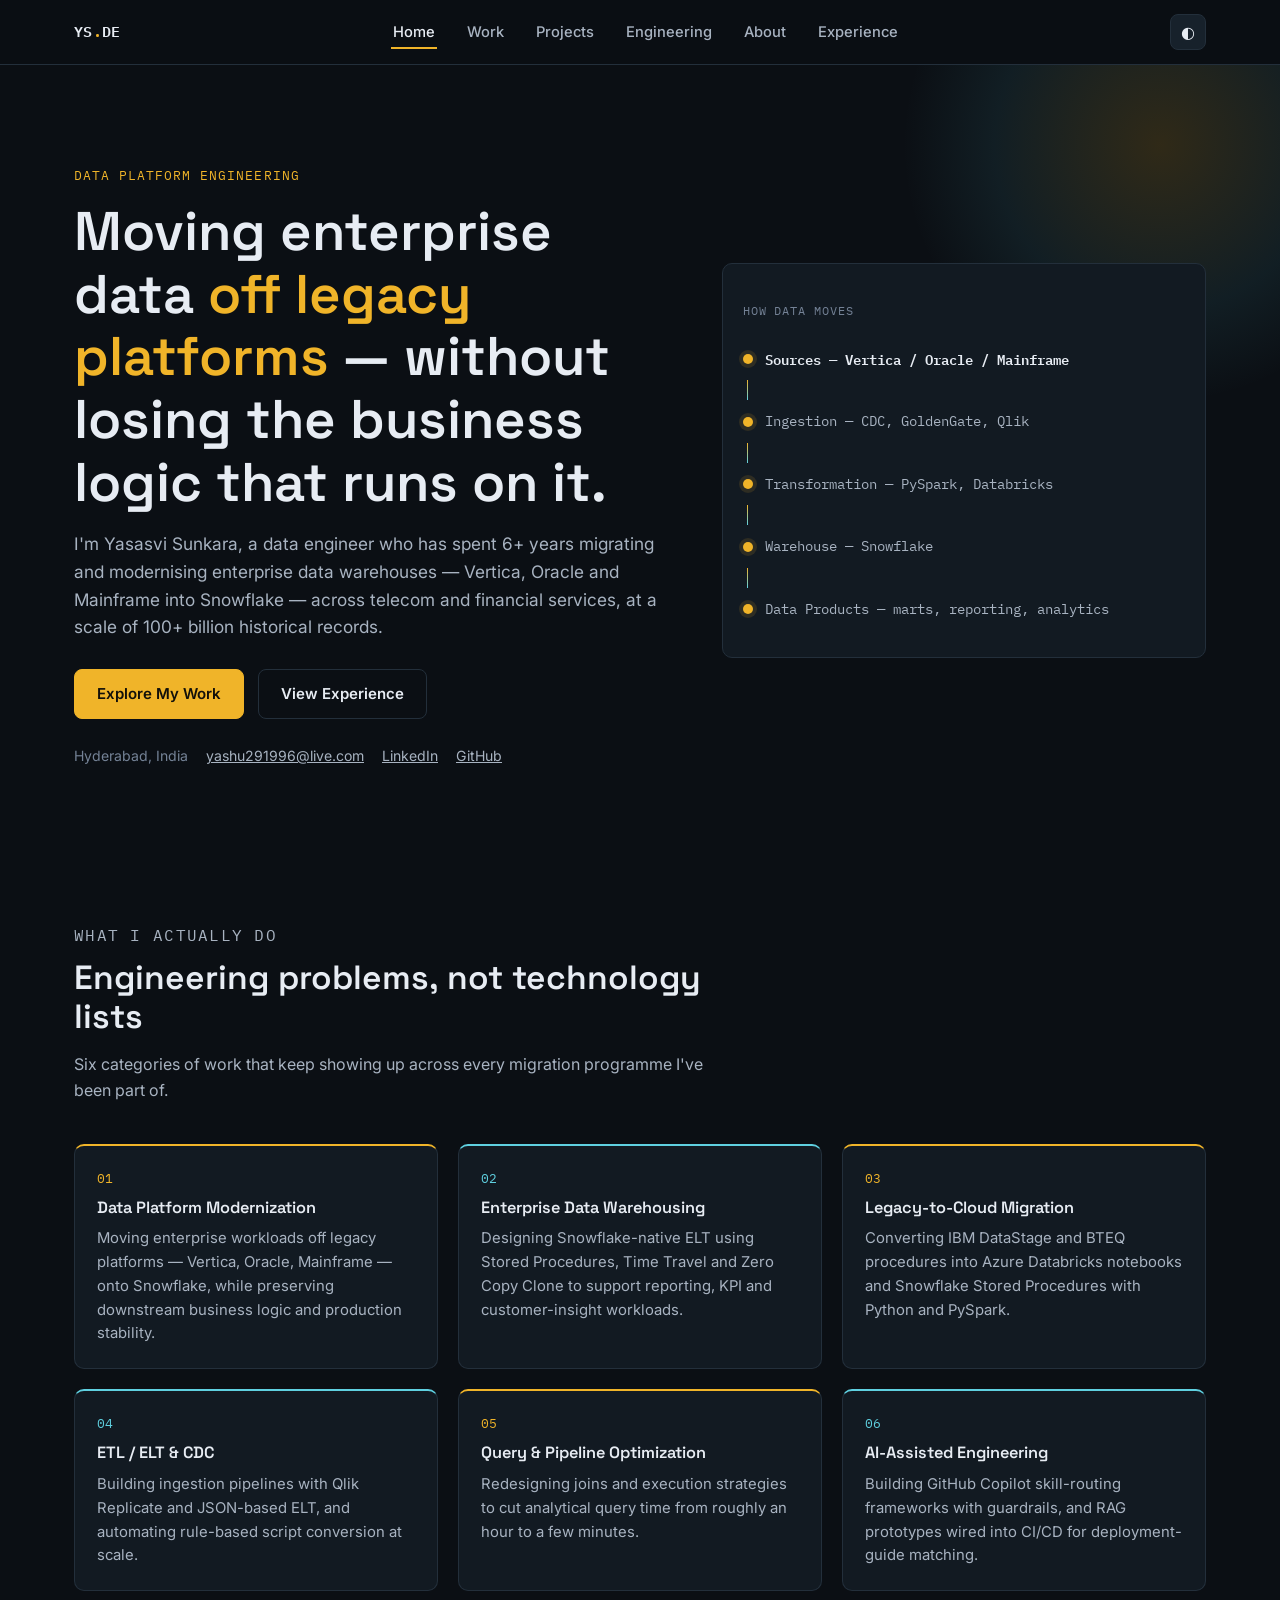
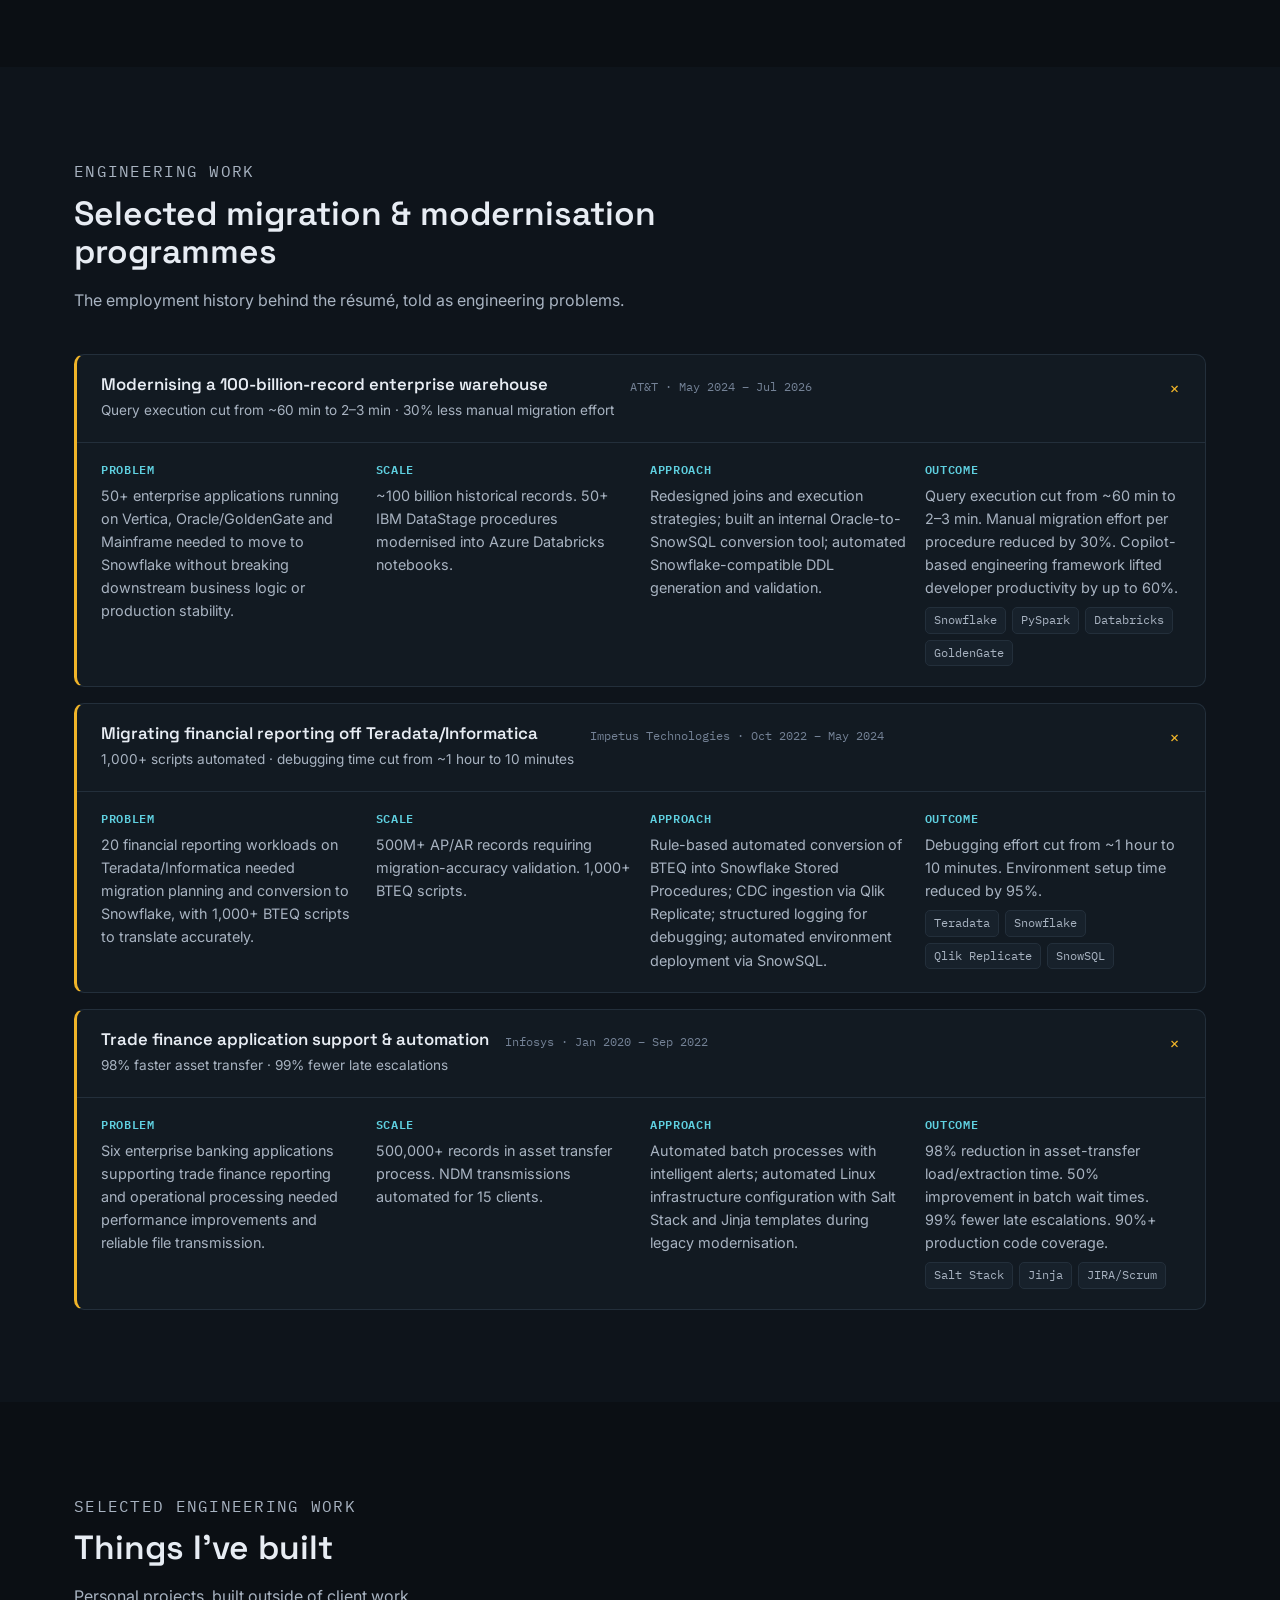
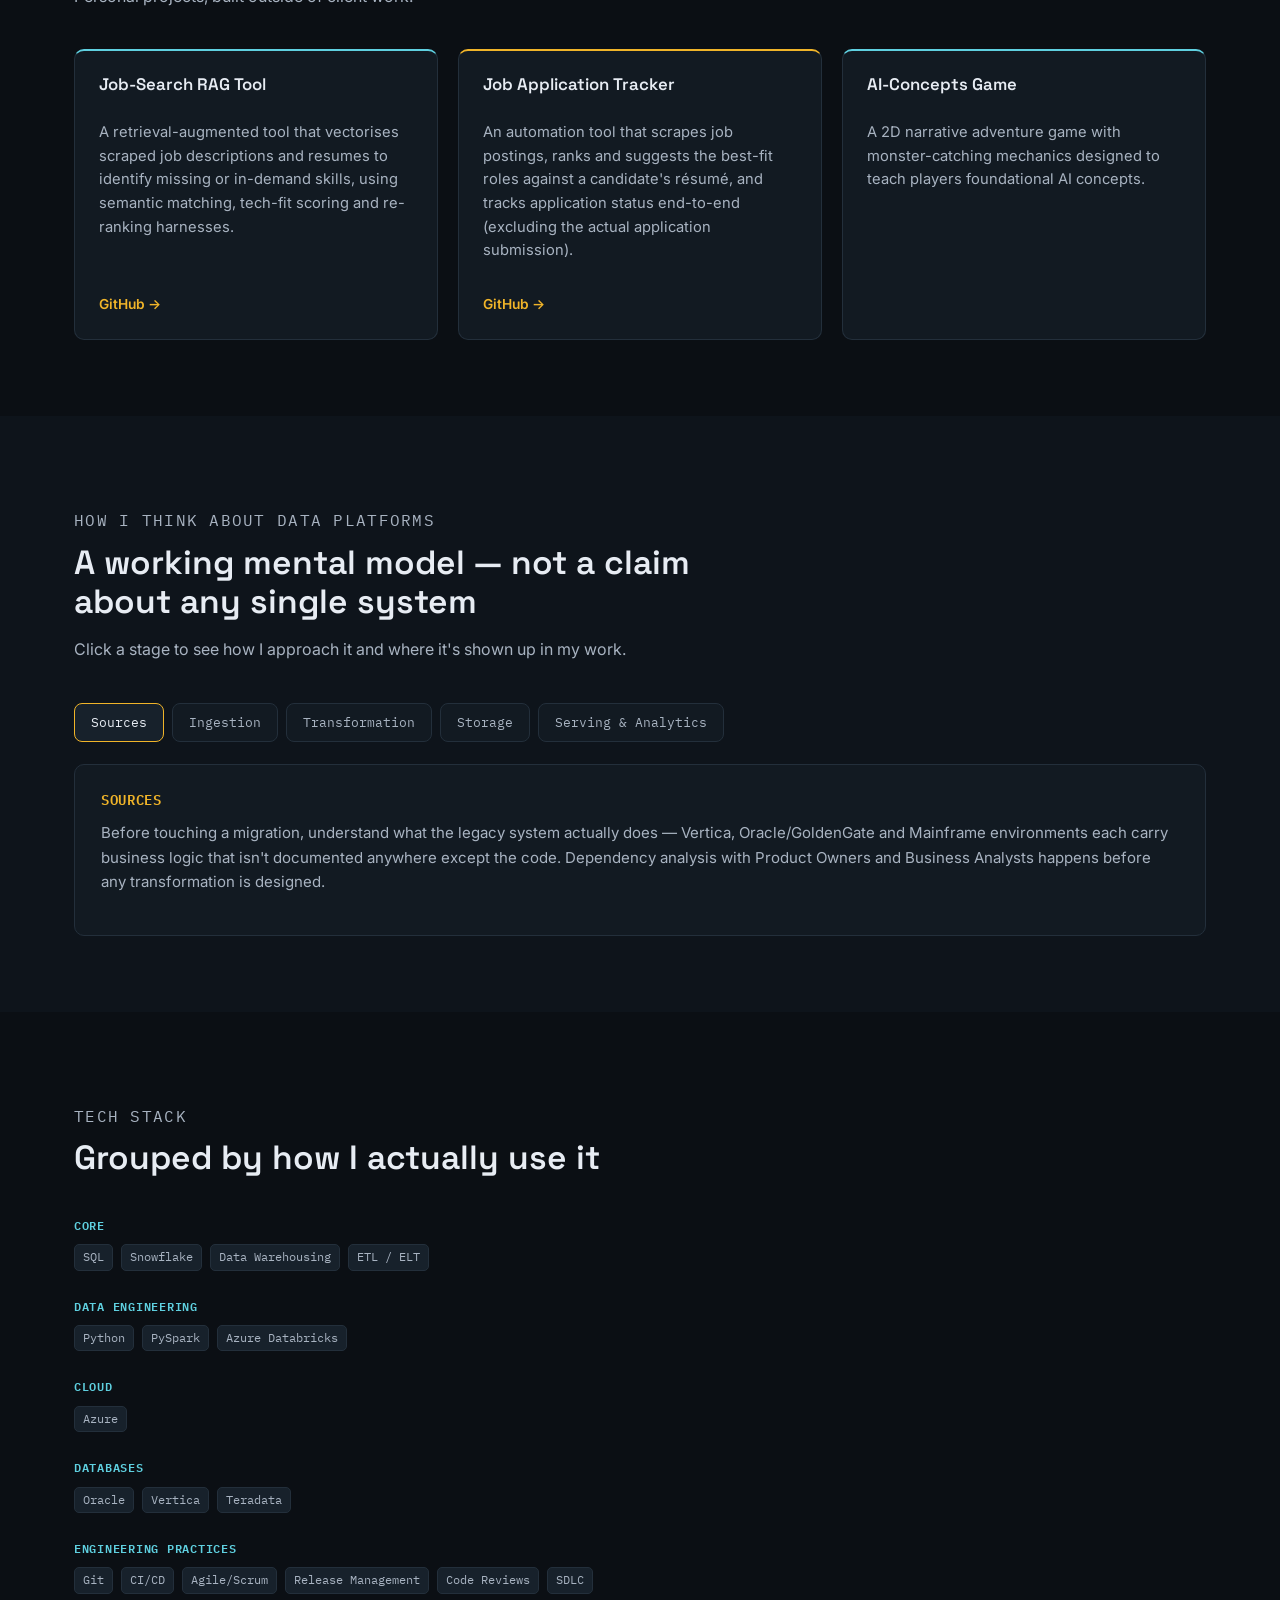
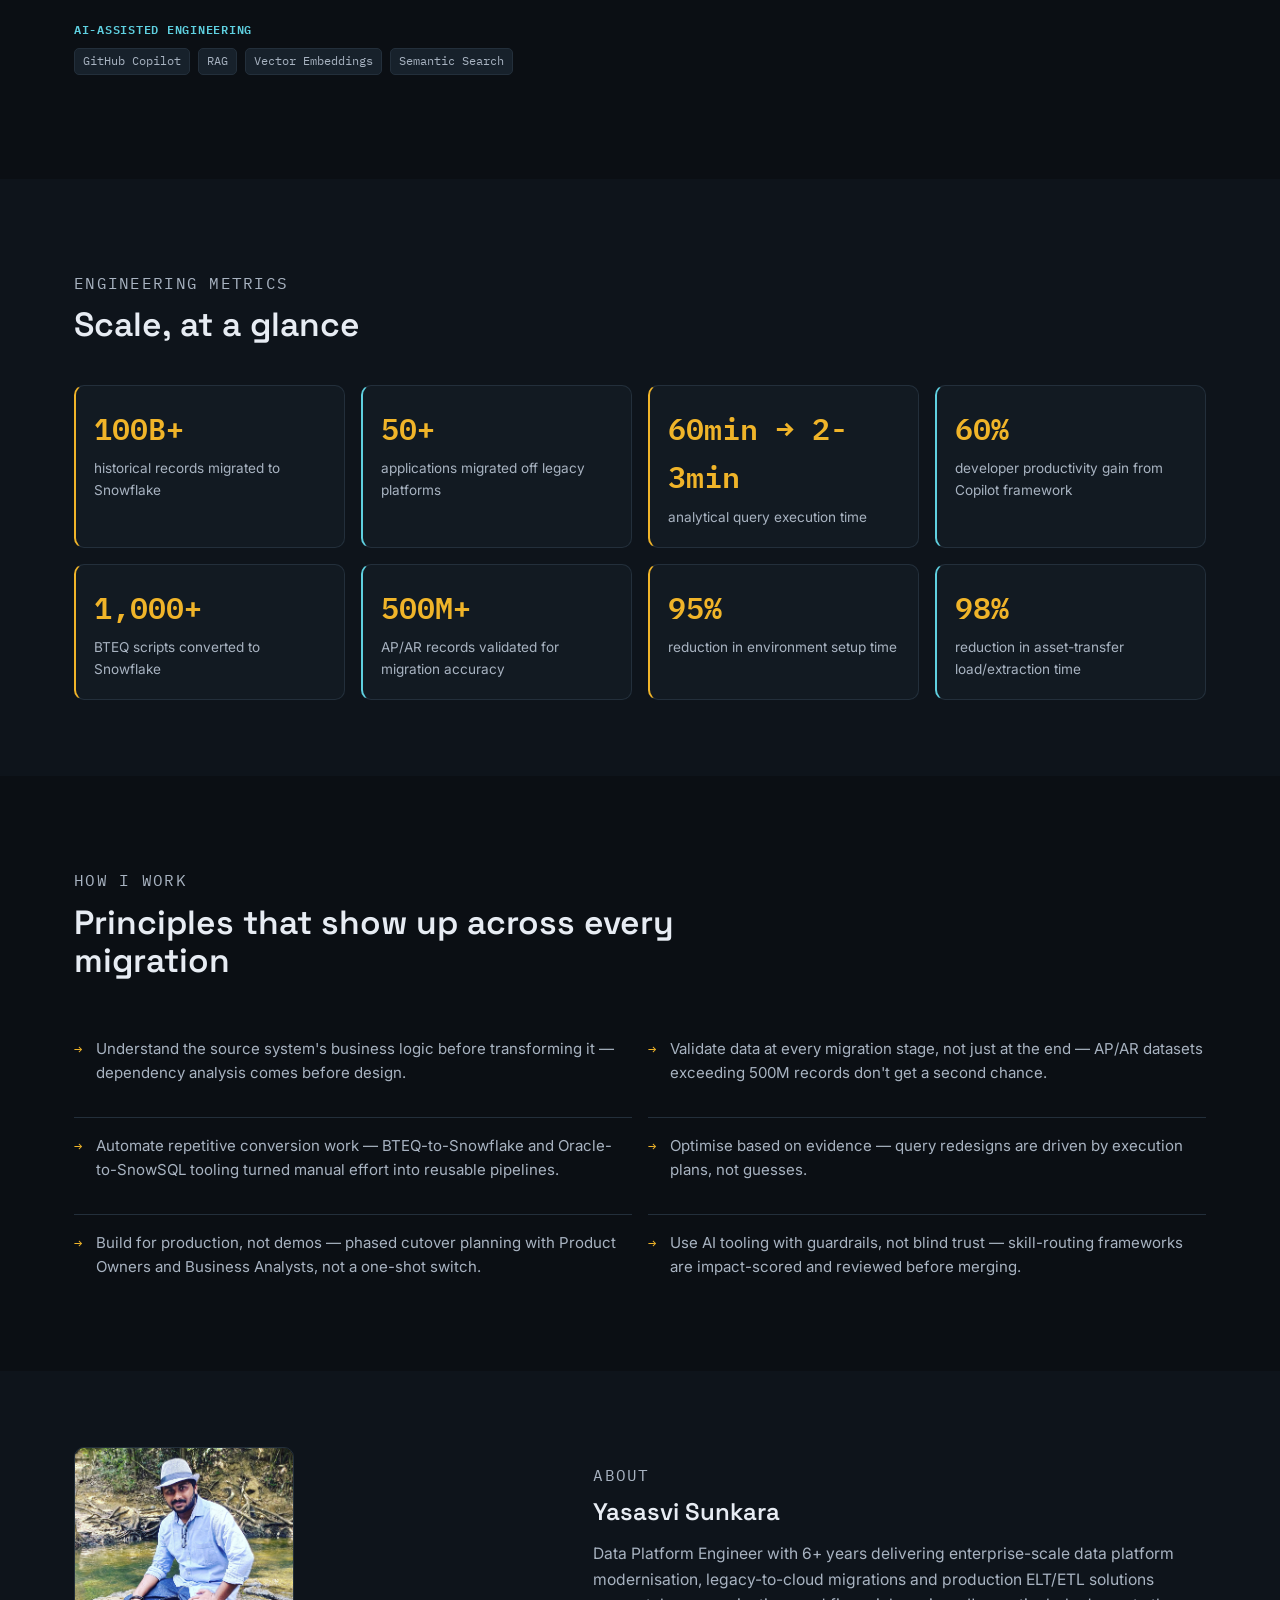
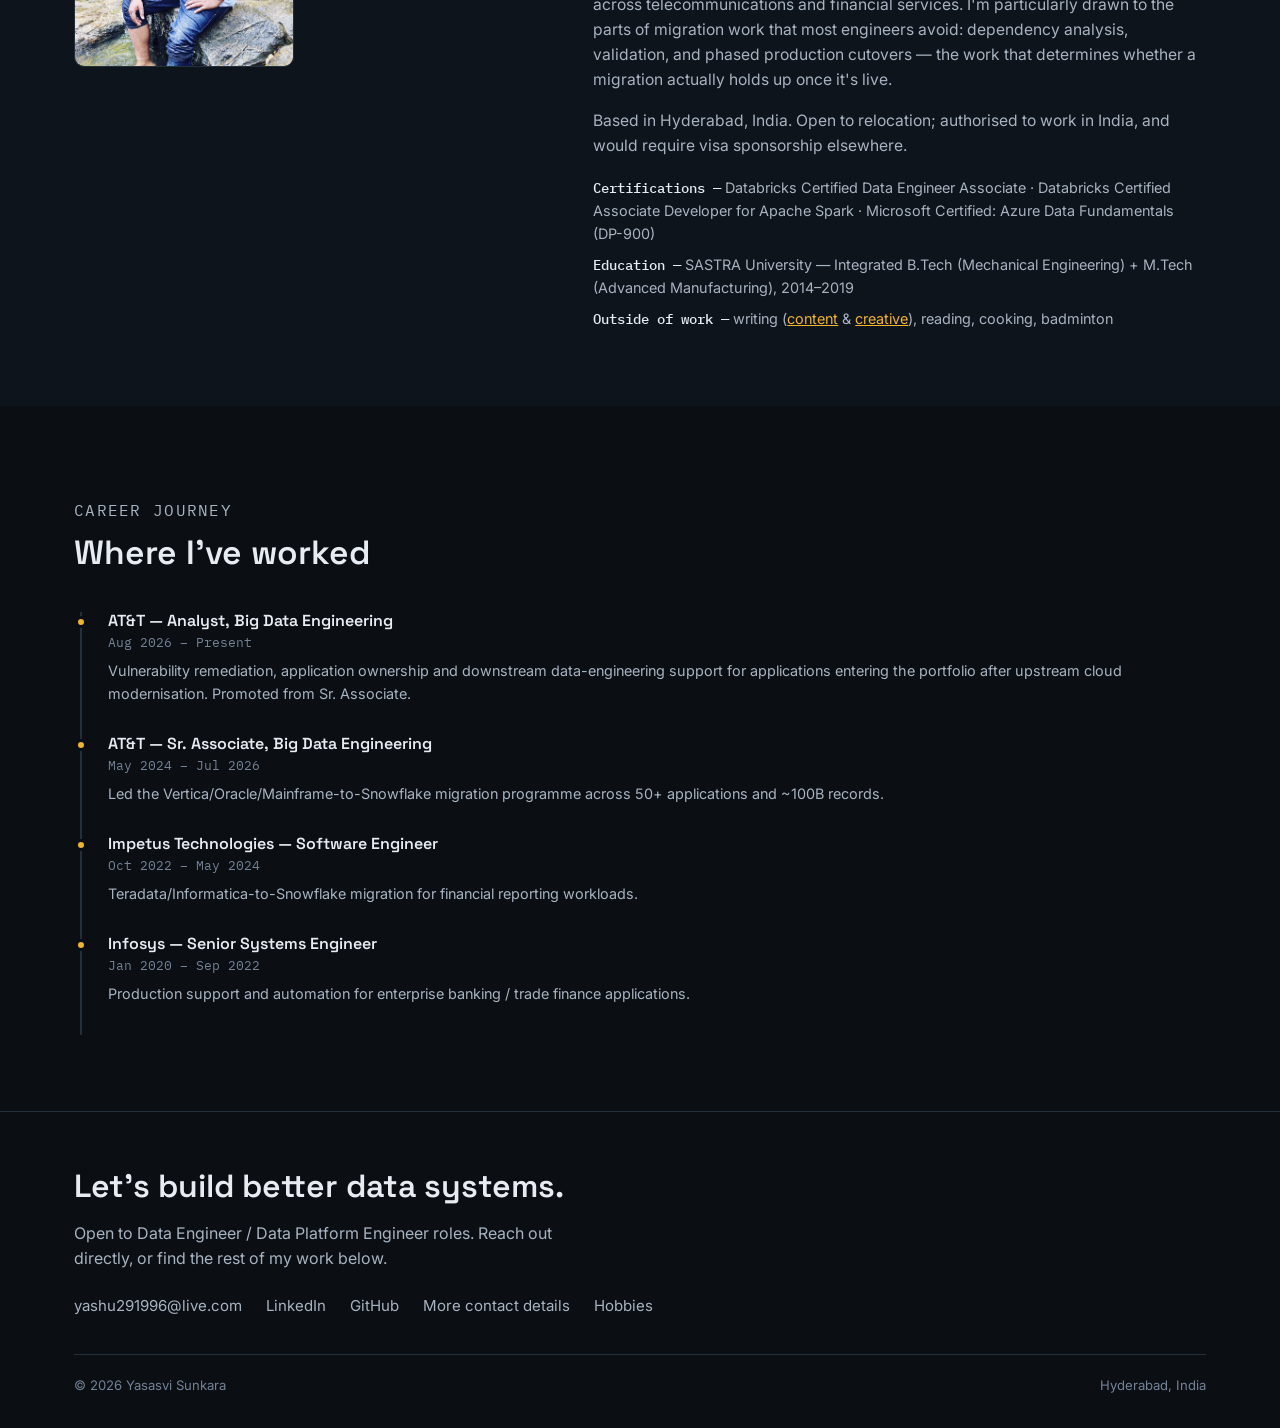
<file: index.html>
<!DOCTYPE html>
<html lang="en">
<head>
<meta charset="utf-8">
<meta name="viewport" content="width=device-width, initial-scale=1">
<title>Yasasvi Sunkara — Data Platform Engineer</title>
<meta name="description" content="Yasasvi Sunkara — Data Platform Engineer specialising in enterprise data warehouse migration, Snowflake, and ELT/ETL modernisation across telecom and financial services.">
<link rel="canonical" href="https://xander800.github.io/cv/">

<meta property="og:type" content="website">
<meta property="og:title" content="Yasasvi Sunkara — Data Platform Engineer">
<meta property="og:description" content="Enterprise data warehouse migration, Snowflake, and ELT/ETL modernisation across telecom and financial services.">
<meta property="og:url" content="https://xander800.github.io/cv/">
<meta property="og:image" content="https://xander800.github.io/cv/Images/SunkaraYasasvi.jpeg">

<meta name="twitter:card" content="summary">
<meta name="twitter:title" content="Yasasvi Sunkara — Data Platform Engineer">
<meta name="twitter:description" content="Enterprise data warehouse migration, Snowflake, and ELT/ETL modernisation across telecom and financial services.">

<link rel="preconnect" href="https://fonts.googleapis.com">
<link rel="preconnect" href="https://fonts.gstatic.com" crossorigin>
<link href="https://fonts.googleapis.com/css2?family=Space+Grotesk:wght@500;600;700&family=Inter:wght@400;500;600&family=IBM+Plex+Mono:wght@400;500;600&display=swap" rel="stylesheet">
<link rel="stylesheet" href="style.css">
<link rel="icon" type="image/svg+xml" href="favicon.svg">
</head>
<body>
<a class="skip-link" href="#main">Skip to content</a>

<nav class="nav" aria-label="Primary">
  <div class="wrap">
    <a class="nav-brand" href="#home">YS<span>.</span>DE</a>
    <ul class="nav-links" id="navLinks">
      <li><a href="#home">Home</a></li>
      <li><a href="#work">Work</a></li>
      <li><a href="#projects">Projects</a></li>
      <li><a href="#engineering">Engineering</a></li>
      <li><a href="#about">About</a></li>
      <li><a href="#experience">Experience</a></li>
    </ul>
    <div style="display:flex;gap:10px;align-items:center">
      <button class="theme-toggle" id="themeToggle" aria-label="Toggle light and dark theme">◐</button>
      <button class="nav-toggle" id="navToggle" aria-label="Toggle navigation menu" aria-expanded="false">☰</button>
    </div>
  </div>
</nav>

<main id="main">

  <!-- HERO -->
  <header class="hero" id="home">
    <div class="wrap hero-grid">
      <div>
        <p class="eyebrow">Data Platform Engineering</p>
        <h1>Moving enterprise data <em>off legacy platforms</em> — without losing the business logic that runs on it.</h1>
        <p class="hero-lede">I'm Yasasvi Sunkara, a data engineer who has spent 6+ years migrating and modernising enterprise data warehouses — Vertica, Oracle and Mainframe into Snowflake — across telecom and financial services, at a scale of 100+ billion historical records.</p>
        <div class="hero-cta">
          <a class="btn btn-primary" href="#projects">Explore My Work</a>
          <a class="btn btn-ghost" href="#experience">View Experience</a>
        </div>
        <div class="hero-meta">
          <span>Hyderabad, India</span>
          <a href="mailto:yashu291996@live.com">yashu291996@live.com</a>
          <a href="https://linkedin.com/in/yasasvisunkara" target="_blank" rel="noopener">LinkedIn</a>
          <a href="https://github.com/xander800" target="_blank" rel="noopener">GitHub</a>
        </div>
      </div>
      <div class="pipeline" aria-hidden="true">
        <p class="pipeline-title">How data moves</p>
        <div class="pipeline-row">
          <div class="pipeline-node active"><span class="pipeline-dot"></span><span>Sources — Vertica / Oracle / Mainframe</span></div>
          <div class="pipeline-line"></div>
          <div class="pipeline-node"><span class="pipeline-dot"></span><span>Ingestion — CDC, GoldenGate, Qlik</span></div>
          <div class="pipeline-line"></div>
          <div class="pipeline-node"><span class="pipeline-dot"></span><span>Transformation — PySpark, Databricks</span></div>
          <div class="pipeline-line"></div>
          <div class="pipeline-node"><span class="pipeline-dot"></span><span>Warehouse — Snowflake</span></div>
          <div class="pipeline-line"></div>
          <div class="pipeline-node"><span class="pipeline-dot"></span><span>Data Products — marts, reporting, analytics</span></div>
        </div>
      </div>
    </div>
  </header>

  <!-- WHAT I DO -->
  <section id="work">
    <div class="wrap">
      <div class="section-head reveal">
        <p class="section-eyebrow">What I actually do</p>
        <h2>Engineering problems, not technology lists</h2>
        <p>Six categories of work that keep showing up across every migration programme I've been part of.</p>
      </div>
      <div class="grid-3">
        <div class="card reveal"><span class="card-num">01</span><h3>Data Platform Modernization</h3><p>Moving enterprise workloads off legacy platforms — Vertica, Oracle, Mainframe — onto Snowflake, while preserving downstream business logic and production stability.</p></div>
        <div class="card reveal"><span class="card-num">02</span><h3>Enterprise Data Warehousing</h3><p>Designing Snowflake-native ELT using Stored Procedures, Time Travel and Zero Copy Clone to support reporting, KPI and customer-insight workloads.</p></div>
        <div class="card reveal"><span class="card-num">03</span><h3>Legacy-to-Cloud Migration</h3><p>Converting IBM DataStage and BTEQ procedures into Azure Databricks notebooks and Snowflake Stored Procedures with Python and PySpark.</p></div>
        <div class="card reveal"><span class="card-num">04</span><h3>ETL / ELT &amp; CDC</h3><p>Building ingestion pipelines with Qlik Replicate and JSON-based ELT, and automating rule-based script conversion at scale.</p></div>
        <div class="card reveal"><span class="card-num">05</span><h3>Query &amp; Pipeline Optimization</h3><p>Redesigning joins and execution strategies to cut analytical query time from roughly an hour to a few minutes.</p></div>
        <div class="card reveal"><span class="card-num">06</span><h3>AI-Assisted Engineering</h3><p>Building GitHub Copilot skill-routing frameworks with guardrails, and RAG prototypes wired into CI/CD for deployment-guide matching.</p></div>
      </div>
    </div>
  </section>

  <!-- ENGINEERING STORIES -->
  <section class="section-alt" id="stories">
    <div class="wrap">
      <div class="section-head reveal">
        <p class="section-eyebrow">Engineering work</p>
        <h2>Selected migration &amp; modernisation programmes</h2>
        <p>The employment history behind the résumé, told as engineering problems.</p>
      </div>

      <details class="story reveal" open>
        <summary class="story-head">
          <div>
            <h3>Modernising a 100-billion-record enterprise warehouse</h3>
            <span class="story-teaser">Query execution cut from ~60 min to 2–3 min · 30% less manual migration effort</span>
          </div>
          <span class="story-date mono">AT&amp;T · May 2024 – Jul 2026</span>
        </summary>
        <div class="story-body">
          <div class="story-col"><h4>Problem</h4><p>50+ enterprise applications running on Vertica, Oracle/GoldenGate and Mainframe needed to move to Snowflake without breaking downstream business logic or production stability.</p></div>
          <div class="story-col"><h4>Scale</h4><p>~100 billion historical records. 50+ IBM DataStage procedures modernised into Azure Databricks notebooks.</p></div>
          <div class="story-col"><h4>Approach</h4><p>Redesigned joins and execution strategies; built an internal Oracle-to-SnowSQL conversion tool; automated Snowflake-compatible DDL generation and validation.</p></div>
          <div class="story-col"><h4>Outcome</h4><p>Query execution cut from ~60 min to 2–3 min. Manual migration effort per procedure reduced by 30%. Copilot-based engineering framework lifted developer productivity by up to 60%.</p>
            <div class="story-stack"><span class="tag">Snowflake</span><span class="tag">PySpark</span><span class="tag">Databricks</span><span class="tag">GoldenGate</span></div>
          </div>
        </div>
      </details>

      <details class="story reveal">
        <summary class="story-head">
          <div>
            <h3>Migrating financial reporting off Teradata/Informatica</h3>
            <span class="story-teaser">1,000+ scripts automated · debugging time cut from ~1 hour to 10 minutes</span>
          </div>
          <span class="story-date mono">Impetus Technologies · Oct 2022 – May 2024</span>
        </summary>
        <div class="story-body">
          <div class="story-col"><h4>Problem</h4><p>20 financial reporting workloads on Teradata/Informatica needed migration planning and conversion to Snowflake, with 1,000+ BTEQ scripts to translate accurately.</p></div>
          <div class="story-col"><h4>Scale</h4><p>500M+ AP/AR records requiring migration-accuracy validation. 1,000+ BTEQ scripts.</p></div>
          <div class="story-col"><h4>Approach</h4><p>Rule-based automated conversion of BTEQ into Snowflake Stored Procedures; CDC ingestion via Qlik Replicate; structured logging for debugging; automated environment deployment via SnowSQL.</p></div>
          <div class="story-col"><h4>Outcome</h4><p>Debugging effort cut from ~1 hour to 10 minutes. Environment setup time reduced by 95%.</p>
            <div class="story-stack"><span class="tag">Teradata</span><span class="tag">Snowflake</span><span class="tag">Qlik Replicate</span><span class="tag">SnowSQL</span></div>
          </div>
        </div>
      </details>

      <details class="story reveal">
        <summary class="story-head">
          <div>
            <h3>Trade finance application support &amp; automation</h3>
            <span class="story-teaser">98% faster asset transfer · 99% fewer late escalations</span>
          </div>
          <span class="story-date mono">Infosys · Jan 2020 – Sep 2022</span>
        </summary>
        <div class="story-body">
          <div class="story-col"><h4>Problem</h4><p>Six enterprise banking applications supporting trade finance reporting and operational processing needed performance improvements and reliable file transmission.</p></div>
          <div class="story-col"><h4>Scale</h4><p>500,000+ records in asset transfer process. NDM transmissions automated for 15 clients.</p></div>
          <div class="story-col"><h4>Approach</h4><p>Automated batch processes with intelligent alerts; automated Linux infrastructure configuration with Salt Stack and Jinja templates during legacy modernisation.</p></div>
          <div class="story-col"><h4>Outcome</h4><p>98% reduction in asset-transfer load/extraction time. 50% improvement in batch wait times. 99% fewer late escalations. 90%+ production code coverage.</p>
            <div class="story-stack"><span class="tag">Salt Stack</span><span class="tag">Jinja</span><span class="tag">JIRA/Scrum</span></div>
          </div>
        </div>
      </details>
    </div>
  </section>

  <!-- PROJECTS -->
  <section id="projects">
    <div class="wrap">
      <div class="section-head reveal">
        <p class="section-eyebrow">Selected engineering work</p>
        <h2>Things I've built</h2>
        <p>Personal projects, built outside of client work.</p>
      </div>
      <div class="grid-3">
        <div class="project reveal">
          <h3>Job-Search RAG Tool</h3>
          <p class="desc">A retrieval-augmented tool that vectorises scraped job descriptions and resumes to identify missing or in-demand skills, using semantic matching, tech-fit scoring and re-ranking harnesses.</p>
          <div class="project-links"><a href="https://github.com/xander800/context_optmization_engine" target="_blank" rel="noopener">GitHub →</a></div>
        </div>
        <div class="project reveal">
          <h3>Job Application Tracker</h3>
          <p class="desc">An automation tool that scrapes job postings, ranks and suggests the best-fit roles against a candidate's résumé, and tracks application status end-to-end (excluding the actual application submission).</p>
          <div class="project-links"><a href="https://github.com/xander800/context_optmization_engine" target="_blank" rel="noopener">GitHub →</a></div>
        </div>
        <div class="project reveal">
          <h3>AI-Concepts Game</h3>
          <p class="desc">A 2D narrative adventure game with monster-catching mechanics designed to teach players foundational AI concepts.</p>
        </div>
      </div>
    </div>
  </section>

  <!-- INTERACTIVE ARCHITECTURE -->
  <section class="section-alt" id="engineering">
    <div class="wrap">
      <div class="section-head reveal">
        <p class="section-eyebrow">How I think about data platforms</p>
        <h2>A working mental model — not a claim about any single system</h2>
        <p>Click a stage to see how I approach it and where it's shown up in my work.</p>
      </div>
      <div class="arch-stages" role="tablist" aria-label="Data platform stages" id="archStages">
        <button class="arch-stage" role="tab" aria-selected="true" data-stage="sources">Sources</button>
        <button class="arch-stage" role="tab" aria-selected="false" data-stage="ingestion">Ingestion</button>
        <button class="arch-stage" role="tab" aria-selected="false" data-stage="transform">Transformation</button>
        <button class="arch-stage" role="tab" aria-selected="false" data-stage="storage">Storage</button>
        <button class="arch-stage" role="tab" aria-selected="false" data-stage="serving">Serving &amp; Analytics</button>
      </div>
      <div class="arch-panel" id="archPanel" role="tabpanel">
        <h4>Sources</h4>
        <p>Before touching a migration, understand what the legacy system actually does — Vertica, Oracle/GoldenGate and Mainframe environments each carry business logic that isn't documented anywhere except the code. Dependency analysis with Product Owners and Business Analysts happens before any transformation is designed.</p>
      </div>
    </div>
  </section>

  <!-- TECH STACK -->
  <section id="stack">
    <div class="wrap">
      <div class="section-head reveal">
        <p class="section-eyebrow">Tech stack</p>
        <h2>Grouped by how I actually use it</h2>
      </div>
      <div class="stack-group reveal">
        <h4>Core</h4>
        <div class="stack-tags"><span class="tag">SQL</span><span class="tag">Snowflake</span><span class="tag">Data Warehousing</span><span class="tag">ETL / ELT</span></div>
      </div>
      <div class="stack-group reveal">
        <h4>Data Engineering</h4>
        <div class="stack-tags"><span class="tag">Python</span><span class="tag">PySpark</span><span class="tag">Azure Databricks</span></div>
      </div>
      <div class="stack-group reveal">
        <h4>Cloud</h4>
        <div class="stack-tags"><span class="tag">Azure</span></div>
      </div>
      <div class="stack-group reveal">
        <h4>Databases</h4>
        <div class="stack-tags"><span class="tag">Oracle</span><span class="tag">Vertica</span><span class="tag">Teradata</span></div>
      </div>
      <div class="stack-group reveal">
        <h4>Engineering Practices</h4>
        <div class="stack-tags"><span class="tag">Git</span><span class="tag">CI/CD</span><span class="tag">Agile/Scrum</span><span class="tag">Release Management</span><span class="tag">Code Reviews</span><span class="tag">SDLC</span></div>
      </div>
      <div class="stack-group reveal">
        <h4>AI-Assisted Engineering</h4>
        <div class="stack-tags"><span class="tag">GitHub Copilot</span><span class="tag">RAG</span><span class="tag">Vector Embeddings</span><span class="tag">Semantic Search</span></div>
      </div>
    </div>
  </section>

  <!-- METRICS -->
  <section class="section-alt" id="metrics">
    <div class="wrap">
      <div class="section-head reveal">
        <p class="section-eyebrow">Engineering metrics</p>
        <h2>Scale, at a glance</h2>
      </div>
      <div class="metrics">
        <div class="metric reveal"><div class="metric-num">100B+</div><div class="metric-label">historical records migrated to Snowflake</div></div>
        <div class="metric reveal"><div class="metric-num">50+</div><div class="metric-label">applications migrated off legacy platforms</div></div>
        <div class="metric reveal"><div class="metric-num">60min → 2-3min</div><div class="metric-label">analytical query execution time</div></div>
        <div class="metric reveal"><div class="metric-num">60%</div><div class="metric-label">developer productivity gain from Copilot framework</div></div>
        <div class="metric reveal"><div class="metric-num">1,000+</div><div class="metric-label">BTEQ scripts converted to Snowflake</div></div>
        <div class="metric reveal"><div class="metric-num">500M+</div><div class="metric-label">AP/AR records validated for migration accuracy</div></div>
        <div class="metric reveal"><div class="metric-num">95%</div><div class="metric-label">reduction in environment setup time</div></div>
        <div class="metric reveal"><div class="metric-num">98%</div><div class="metric-label">reduction in asset-transfer load/extraction time</div></div>
      </div>
    </div>
  </section>

  <!-- HOW I WORK -->
  <section id="how-i-work">
    <div class="wrap">
      <div class="section-head reveal">
        <p class="section-eyebrow">How I work</p>
        <h2>Principles that show up across every migration</h2>
      </div>
      <div class="principles">
        <div class="principle reveal"><span class="principle-mark mono">→</span><p>Understand the source system's business logic before transforming it — dependency analysis comes before design.</p></div>
        <div class="principle reveal"><span class="principle-mark mono">→</span><p>Validate data at every migration stage, not just at the end — AP/AR datasets exceeding 500M records don't get a second chance.</p></div>
        <div class="principle reveal"><span class="principle-mark mono">→</span><p>Automate repetitive conversion work — BTEQ-to-Snowflake and Oracle-to-SnowSQL tooling turned manual effort into reusable pipelines.</p></div>
        <div class="principle reveal"><span class="principle-mark mono">→</span><p>Optimise based on evidence — query redesigns are driven by execution plans, not guesses.</p></div>
        <div class="principle reveal"><span class="principle-mark mono">→</span><p>Build for production, not demos — phased cutover planning with Product Owners and Business Analysts, not a one-shot switch.</p></div>
        <div class="principle reveal"><span class="principle-mark mono">→</span><p>Use AI tooling with guardrails, not blind trust — skill-routing frameworks are impact-scored and reviewed before merging.</p></div>
      </div>
    </div>
  </section>

  <!-- ABOUT -->
  <section class="section-alt" id="about">
    <div class="wrap about-grid">
      <img class="about-photo reveal" src="Images/SunkaraYasasvi.jpeg" alt="Photo of Yasasvi Sunkara">
      <div class="about-text reveal">
        <p class="section-eyebrow">About</p>
        <h2 style="margin-bottom:16px">Yasasvi Sunkara</h2>
        <p>Data Platform Engineer with 6+ years delivering enterprise-scale data platform modernisation, legacy-to-cloud migrations and production ELT/ETL solutions across telecommunications and financial services. I'm particularly drawn to the parts of migration work that most engineers avoid: dependency analysis, validation, and phased production cutovers — the work that determines whether a migration actually holds up once it's live.</p>
        <p>Based in Hyderabad, India. Open to relocation; authorised to work in India, and would require visa sponsorship elsewhere.</p>
        <ul class="about-list">
          <li><strong>Certifications —</strong> Databricks Certified Data Engineer Associate · Databricks Certified Associate Developer for Apache Spark · Microsoft Certified: Azure Data Fundamentals (DP-900)</li>
          <li><strong>Education —</strong> SASTRA University — Integrated B.Tech (Mechanical Engineering) + M.Tech (Advanced Manufacturing), 2014–2019</li>
          <li><strong>Outside of work —</strong> writing (<a href="https://medium.com/@xander800/the-best-there-iscontentvidhyas-workshop-6557e7e582aa" target="_blank" rel="noopener">content</a> &amp; <a href="https://www.yourquote.in/yasasvi-sunkara-pegj/quotes" target="_blank" rel="noopener">creative</a>), reading, cooking, badminton</li>
        </ul>
      </div>
    </div>
  </section>

  <!-- CAREER JOURNEY -->
  <section id="experience">
    <div class="wrap">
      <div class="section-head reveal">
        <p class="section-eyebrow">Career journey</p>
        <h2>Where I've worked</h2>
      </div>
      <div class="timeline">
        <div class="tl-item reveal">
          <h4>AT&amp;T — Analyst, Big Data Engineering</h4>
          <span class="tl-date mono">Aug 2026 – Present</span>
          <p>Vulnerability remediation, application ownership and downstream data-engineering support for applications entering the portfolio after upstream cloud modernisation. Promoted from Sr. Associate.</p>
        </div>
        <div class="tl-item reveal">
          <h4>AT&amp;T — Sr. Associate, Big Data Engineering</h4>
          <span class="tl-date mono">May 2024 – Jul 2026</span>
          <p>Led the Vertica/Oracle/Mainframe-to-Snowflake migration programme across 50+ applications and ~100B records.</p>
        </div>
        <div class="tl-item reveal">
          <h4>Impetus Technologies — Software Engineer</h4>
          <span class="tl-date mono">Oct 2022 – May 2024</span>
          <p>Teradata/Informatica-to-Snowflake migration for financial reporting workloads.</p>
        </div>
        <div class="tl-item reveal">
          <h4>Infosys — Senior Systems Engineer</h4>
          <span class="tl-date mono">Jan 2020 – Sep 2022</span>
          <p>Production support and automation for enterprise banking / trade finance applications.</p>
        </div>
      </div>
    </div>
  </section>

  <!-- FOOTER / CONTACT -->
  <footer class="footer">
    <div class="wrap">
      <h2>Let's build better data systems.</h2>
      <p style="color:var(--text-dim);max-width:52ch">Open to Data Engineer / Data Platform Engineer roles. Reach out directly, or find the rest of my work below.</p>
      <div class="footer-links">
        <a href="mailto:yashu291996@live.com">yashu291996@live.com</a>
        <a href="https://linkedin.com/in/yasasvisunkara" target="_blank" rel="noopener">LinkedIn</a>
        <a href="https://github.com/xander800" target="_blank" rel="noopener">GitHub</a>
        <a href="ContactMe.html">More contact details</a>
        <a href="Yasasvi's Hobbies.html">Hobbies</a>
      </div>
      <div class="footer-bottom">
        <span>© 2026 Yasasvi Sunkara</span>
        <span>Hyderabad, India</span>
      </div>
    </div>
  </footer>
</main>

<script src="script.js"></script>
</body>
</html>
</file>
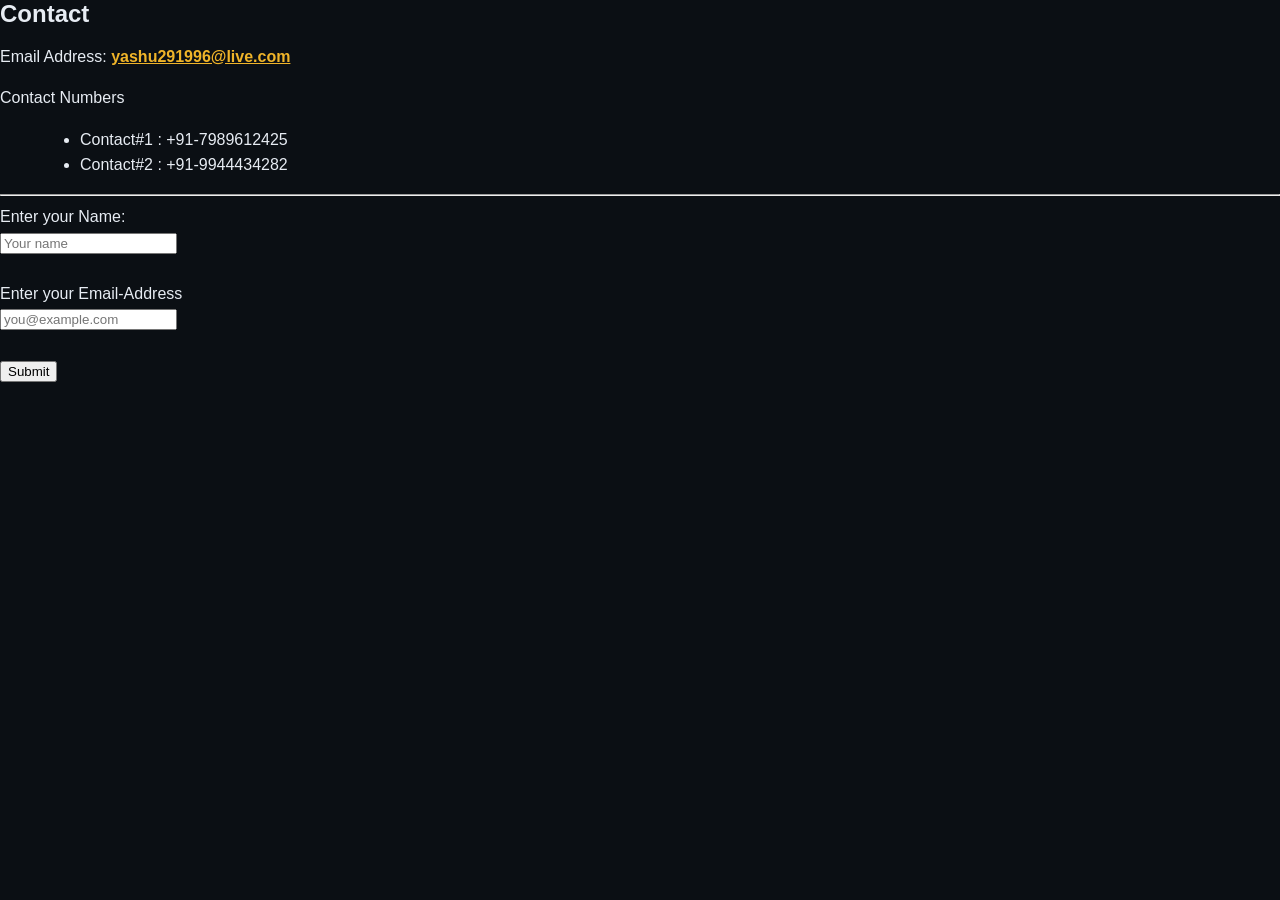
<file: ContactMe.html>
<!DOCTYPE html>
<html lang="en" dir="ltr">
  <head>
    <meta charset="utf-8">
    <meta name="viewport" content="width=device-width, initial-scale=1">
    <title>Contact Me</title>
    <link rel="stylesheet" href="style.css">
  </head>
  <body>
    <main class="container">
      <h2>Contact</h2>
      <p>Email Address: <strong><a href="mailto:yashu291996@live.com">yashu291996@live.com</a></strong></p>
      <dl>
         <dt>Contact Numbers</dt>
         <dd>
           <ul>
             <li>Contact#1 : +91-7989612425</li>
             <li>Contact#2 : +91-9944434282</li>
           </ul>
        </dd>
      </dl>

      <hr>

      <form action="#" method="post" aria-label="Contact form (static)">
        <label for="name">Enter your Name:</label><br>
        <input id="name" type="text" name="Name" value="" placeholder="Your name"><br><br>
        <label for="email">Enter your Email-Address</label><br>
        <input id="email" type="email" name="Email Address" value="" placeholder="you@example.com"><br><br>
        <input type="submit" value="Submit">
      </form>
    </main>
  </body>
</html>
</file>
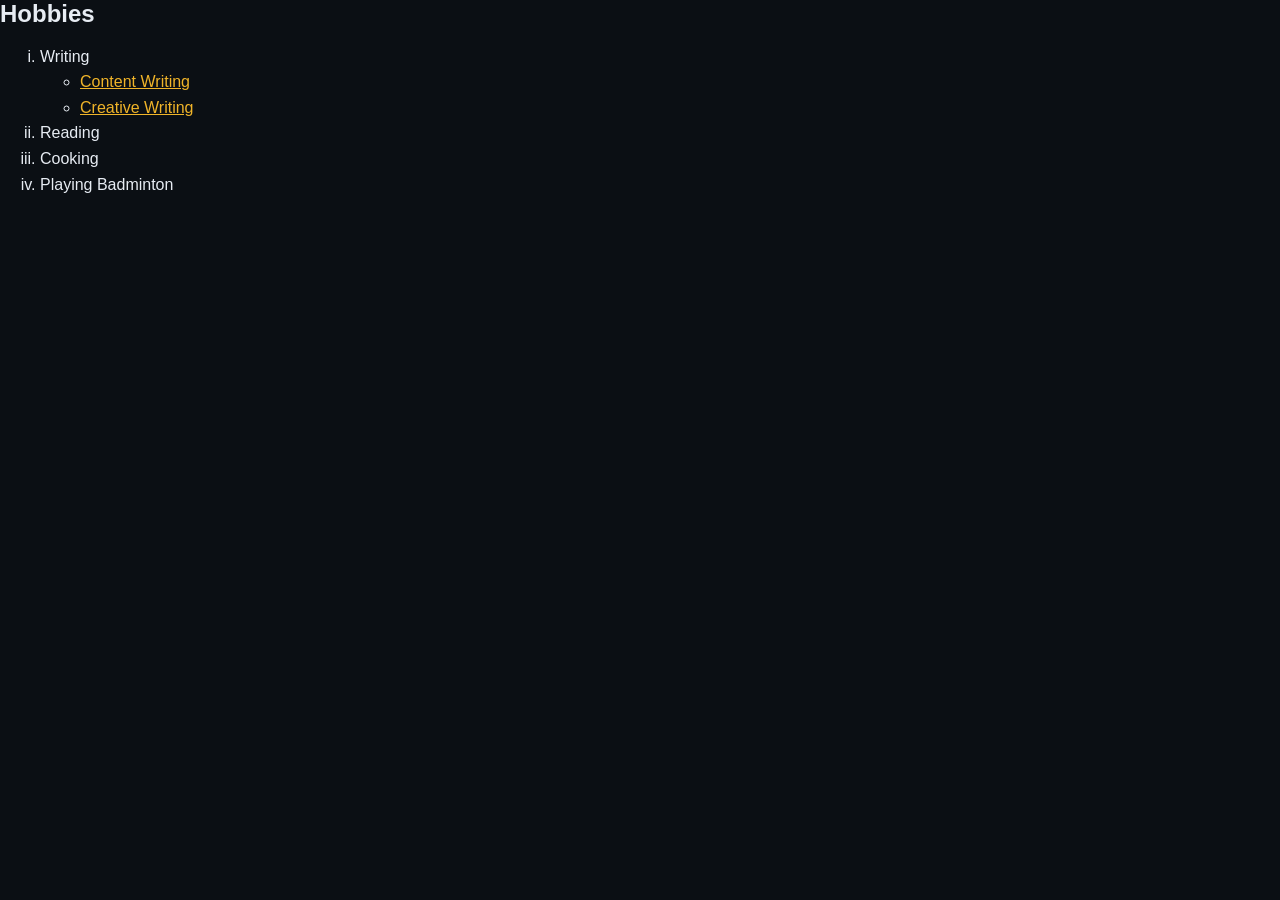
<file: Yasasvi's Hobbies.html>
<!DOCTYPE html>
<html lang="en" dir="ltr">
  <head>
    <meta charset="utf-8">
    <meta name="viewport" content="width=device-width, initial-scale=1">
    <title>Yasasvi's Hobbies</title>
    <link rel="stylesheet" href="style.css">
  </head>
  <body>
    <main class="container">
      <h2>Hobbies</h2>
      <ol type='i'>
        <li>Writing
          <ul>
            <li><a href="https://medium.com/@xander800/the-best-there-iscontentvidhyas-workshop-6557e7e582aa" target="_blank" rel="noopener">Content Writing</a></li>
            <li><a href="https://www.yourquote.in/yasasvi-sunkara-pegj/quotes" target="_blank" rel="noopener">Creative Writing</a></li>
          </ul>
        </li>
        <li>Reading</li>
        <li>Cooking</li>
        <li>Playing Badminton</li>
      </ol>
    </main>
  </body>
</html>
</file>
<file: style.css>
/* ==========================================================================
   Yasasvi Sunkara — Data Platform Engineering Portfolio
   Design system: dark slate surface, amber/cyan data-flow accents,
   Space Grotesk (display) + Inter (body) + IBM Plex Mono (data/labels)
   ========================================================================== */

:root{
  --bg:#0b0f14;
  --bg-alt:#0e141b;
  --surface:#121a22;
  --surface-2:#17212b;
  --border:#232f3b;
  --text:#e7ecf3;
  --text-dim:#a8b3c1;
  --muted:#748296;
  --amber:#f0b429;
  --amber-dim:#c99420;
  --cyan:#5fd0e0;
  --max-width:1180px;
  --radius:10px;
  --font-display:'Space Grotesk', 'Segoe UI', sans-serif;
  --font-body:'Inter', -apple-system, BlinkMacSystemFont, 'Segoe UI', sans-serif;
  --font-mono:'IBM Plex Mono', 'SFMono-Regular', Consolas, monospace;
}

[data-theme="light"]{
  --bg:#f6f7f9;
  --bg-alt:#eef0f3;
  --surface:#ffffff;
  --surface-2:#f2f4f7;
  --border:#dfe3e9;
  --text:#151a21;
  --text-dim:#3f4854;
  --muted:#6b7686;
  --amber:#b3790a;
  --amber-dim:#8f610a;
  --cyan:#0f7f91;
}

*,*::before,*::after{box-sizing:border-box}
html{scroll-behavior:smooth}
@media (prefers-reduced-motion:reduce){
  html{scroll-behavior:auto}
  *,*::before,*::after{animation-duration:0.001ms !important;animation-iteration-count:1 !important;transition-duration:0.001ms !important;scroll-behavior:auto !important}
}

body{
  margin:0;
  background:var(--bg);
  color:var(--text);
  font-family:var(--font-body);
  line-height:1.6;
  -webkit-font-smoothing:antialiased;
}

a{color:var(--amber)}
a:hover{color:var(--cyan)}
a:focus-visible,button:focus-visible,input:focus-visible{outline:2px solid var(--cyan);outline-offset:3px}

h1,h2,h3,h4{font-family:var(--font-display);font-weight:600;line-height:1.15;margin:0}
.mono{font-family:var(--font-mono)}

.wrap{max-width:var(--max-width);margin:0 auto;padding:0 24px}

/* ---------- Nav ---------- */
.nav{
  position:sticky;top:0;z-index:50;
  background:rgba(11,15,20,0.86);
  backdrop-filter:blur(10px);
  border-bottom:1px solid var(--border);
}
[data-theme="light"] .nav{background:rgba(246,247,249,0.86)}
.nav .wrap{display:flex;align-items:center;justify-content:space-between;height:64px}
.nav-brand{font-family:var(--font-mono);font-weight:600;font-size:0.95rem;color:var(--text);text-decoration:none;letter-spacing:0.02em}
.nav-brand span{color:var(--amber)}
.nav-links{display:flex;gap:28px;list-style:none;margin:0;padding:0;align-items:center}
.nav-links a{color:var(--text-dim);text-decoration:none;font-size:0.92rem;font-weight:500;padding:6px 2px;border-bottom:2px solid transparent;transition:color .15s,border-color .15s}
.nav-links a:hover,.nav-links a.active{color:var(--text);border-color:var(--amber)}
.theme-toggle{background:var(--surface-2);border:1px solid var(--border);color:var(--text);border-radius:8px;width:36px;height:36px;cursor:pointer;display:flex;align-items:center;justify-content:center;font-size:1rem}
.nav-toggle{display:none;background:none;border:1px solid var(--border);border-radius:8px;color:var(--text);width:38px;height:38px;cursor:pointer}

@media (max-width:820px){
  .nav-links{position:fixed;inset:64px 0 auto 0;background:var(--bg);border-bottom:1px solid var(--border);flex-direction:column;align-items:flex-start;padding:16px 24px;gap:16px;transform:translateY(-8px);opacity:0;pointer-events:none;transition:opacity .15s,transform .15s}
  .nav-links.open{transform:translateY(0);opacity:1;pointer-events:auto}
  .nav-toggle{display:block}
}

/* ---------- Hero ---------- */
.hero{padding:88px 0 64px;position:relative;overflow:hidden}
.hero::before{
  content:"";position:absolute;top:-180px;right:-140px;width:520px;height:520px;
  background:radial-gradient(circle,rgba(240,180,41,0.16) 0%,rgba(95,208,224,0.08) 45%,transparent 70%);
  pointer-events:none;
}
[data-theme="light"] .hero::before{background:radial-gradient(circle,rgba(179,121,10,0.10) 0%,rgba(15,127,145,0.06) 45%,transparent 70%)}
.hero .wrap{position:relative}
.hero-grid{display:grid;grid-template-columns:1.1fr 0.9fr;gap:56px;align-items:center}
@media (max-width:940px){.hero-grid{grid-template-columns:1fr}}
@media (max-width:640px){.hero{padding:52px 0 40px}}

.eyebrow{font-family:var(--font-mono);font-size:0.8rem;color:var(--amber);letter-spacing:0.08em;text-transform:uppercase;margin-bottom:14px}
.hero h1{font-size:clamp(2.1rem,4.5vw,3.4rem);margin-bottom:14px}
.hero h1 em{font-style:normal;color:var(--amber)}
.hero-lede{color:var(--text-dim);font-size:1.08rem;max-width:56ch;margin-bottom:28px}
.hero-cta{display:flex;gap:14px;flex-wrap:wrap;margin-bottom:26px}
.btn{font-family:var(--font-body);font-weight:600;font-size:0.94rem;padding:12px 22px;border-radius:8px;text-decoration:none;display:inline-flex;align-items:center;gap:8px;transition:transform .15s,background .15s,border-color .15s}
.btn-primary{background:var(--amber);color:#12100a;border:1px solid var(--amber)}
.btn-primary:hover{background:var(--amber-dim);color:#12100a;transform:translateY(-1px)}
.btn-ghost{background:transparent;color:var(--text);border:1px solid var(--border)}
.btn-ghost:hover{border-color:var(--cyan);color:var(--cyan);transform:translateY(-1px)}
.hero-meta{display:flex;flex-wrap:wrap;gap:18px;font-size:0.88rem;color:var(--muted)}
.hero-meta a{color:var(--text-dim)}

/* Pipeline diagram (signature element) */
.pipeline{background:var(--surface);border:1px solid var(--border);border-radius:var(--radius);padding:26px 20px}
.pipeline-title{font-family:var(--font-mono);font-size:0.72rem;color:var(--muted);text-transform:uppercase;letter-spacing:0.08em;margin-bottom:18px}
.pipeline-row{display:flex;flex-direction:column;gap:0}
.pipeline-node{display:flex;align-items:center;gap:12px;padding:10px 0}
.pipeline-dot{width:10px;height:10px;border-radius:50%;background:var(--amber);flex-shrink:0;box-shadow:0 0 0 4px rgba(240,180,41,0.12)}
.pipeline-node span{font-family:var(--font-mono);font-size:0.88rem;color:var(--text-dim)}
.pipeline-node.active span{color:var(--text);font-weight:600}
.pipeline-line{width:1px;height:20px;background:linear-gradient(var(--amber),var(--cyan));margin-left:4.5px;position:relative;overflow:hidden}
.pipeline-line::after{content:"";position:absolute;top:-100%;left:0;width:100%;height:50%;background:var(--cyan);animation:flow 2.4s linear infinite}
@keyframes flow{to{top:100%}}

/* ---------- Sections ---------- */
section{padding:76px 0}
@media (max-width:640px){section{padding:44px 0}}
.section-alt{background:var(--bg-alt)}
.section-head{margin-bottom:40px;max-width:64ch}
@media (max-width:640px){.section-head{margin-bottom:26px}}
.section-eyebrow{font-family:var(--font-mono);font-size:0.78rem;color:var(--cyan);text-transform:uppercase;letter-spacing:0.08em;margin-bottom:10px}
.section-head h2{font-size:clamp(1.5rem,3vw,2.1rem);margin-bottom:12px}
.section-head p{color:var(--text-dim);font-size:1rem}

/* Capability cards */
.grid-3{display:grid;grid-template-columns:repeat(3,1fr);gap:20px}
.grid-2{display:grid;grid-template-columns:repeat(2,1fr);gap:20px}
@media (max-width:900px){.grid-3{grid-template-columns:1fr 1fr}}
@media (max-width:640px){.grid-3,.grid-2{grid-template-columns:1fr}}

.card{background:var(--surface);border:1px solid var(--border);border-top:2px solid var(--amber);border-radius:var(--radius);padding:22px}
.card:nth-child(even){border-top-color:var(--cyan)}
.card h3{font-size:1.02rem;margin-bottom:10px;color:var(--text)}
.card p{color:var(--text-dim);font-size:0.93rem;margin:0}
.card-num{font-family:var(--font-mono);color:var(--amber);font-size:0.82rem;margin-bottom:10px;display:block}
.card:nth-child(even) .card-num{color:var(--cyan)}

/* Reveal on scroll */
.reveal{opacity:0;transform:translateY(14px);transition:opacity .5s ease,transform .5s ease}
.reveal.in{opacity:1;transform:none}

/* Engineering stories (collapsible on all breakpoints, open by default on the first) */
.story{border:1px solid var(--border);border-left:3px solid var(--amber);border-radius:var(--radius);background:var(--surface);margin-bottom:16px;overflow:hidden}
.story-head{padding:20px 24px;display:flex;justify-content:space-between;align-items:flex-start;gap:16px;flex-wrap:wrap;cursor:pointer;list-style:none;user-select:none}
.story-head::-webkit-details-marker{display:none}
.story-head::after{content:"+";font-family:var(--font-mono);color:var(--amber);font-size:1.1rem;margin-left:auto;flex-shrink:0;transition:transform .2s}
.story[open] .story-head::after{transform:rotate(45deg)}
.story[open] .story-head{border-bottom:1px solid var(--border)}
.story-head h3{font-size:1.05rem;margin-bottom:6px}
.story-teaser{display:block;color:var(--text-dim);font-size:0.85rem}
.story-date{font-family:var(--font-mono);color:var(--muted);font-size:0.78rem;white-space:nowrap;padding-top:2px}
.story-body{padding:20px 24px;display:grid;grid-template-columns:repeat(4,1fr);gap:18px}
@media (max-width:900px){.story-body{grid-template-columns:1fr 1fr}}
@media (max-width:560px){.story-body{grid-template-columns:1fr;padding:18px 20px;gap:14px}}
.story-col h4{font-family:var(--font-mono);font-size:0.72rem;text-transform:uppercase;letter-spacing:0.06em;color:var(--cyan);margin-bottom:8px}
.story-col p,.story-col ul{color:var(--text-dim);font-size:0.9rem;margin:0}
.story-col ul{padding-left:18px}
.story-stack{display:flex;flex-wrap:wrap;gap:6px;margin-top:8px}
.tag{font-family:var(--font-mono);font-size:0.72rem;background:var(--surface-2);border:1px solid var(--border);color:var(--text-dim);padding:3px 8px;border-radius:5px}

/* Projects */
.project{border:1px solid var(--border);border-top:2px solid var(--cyan);border-radius:var(--radius);background:var(--surface);padding:24px;display:flex;flex-direction:column;gap:12px;height:100%}
.project:nth-child(even){border-top-color:var(--amber)}
.project h3{font-size:1.05rem}
.project .desc{color:var(--text-dim);font-size:0.92rem;flex-grow:1}
.project-links{display:flex;gap:14px;font-size:0.86rem;margin-top:4px}
.project-links a{text-decoration:none;font-weight:600}

/* Architecture interactive */
.arch-stages{display:flex;gap:8px;flex-wrap:wrap;margin-bottom:22px}
.arch-stage{font-family:var(--font-mono);font-size:0.82rem;padding:10px 16px;border-radius:8px;border:1px solid var(--border);background:var(--surface);color:var(--text-dim);cursor:pointer;transition:border-color .15s,color .15s}
.arch-stage:hover{color:var(--text)}
.arch-stage[aria-selected="true"]{border-color:var(--amber);color:var(--text);background:var(--surface-2)}
.arch-panel{background:var(--surface);border:1px solid var(--border);border-radius:var(--radius);padding:26px}
.arch-panel h4{margin-bottom:10px;color:var(--amber);font-family:var(--font-mono);font-size:0.85rem;text-transform:uppercase;letter-spacing:0.05em}
.arch-panel p{color:var(--text-dim);font-size:0.94rem}

/* Tech stack */
.stack-group h4{font-family:var(--font-mono);font-size:0.78rem;color:var(--cyan);text-transform:uppercase;letter-spacing:0.06em;margin-bottom:12px}
.stack-tags{display:flex;flex-wrap:wrap;gap:8px;margin-bottom:28px}

/* Metrics */
.metrics{display:grid;grid-template-columns:repeat(4,1fr);gap:16px}
@media (max-width:900px){.metrics{grid-template-columns:1fr 1fr}}
@media (max-width:520px){.metrics{grid-template-columns:1fr 1fr;gap:12px}}
.metric{border:1px solid var(--border);border-left:2px solid var(--amber);background:var(--surface);border-radius:var(--radius);padding:18px}
.metric:nth-child(even){border-left-color:var(--cyan)}
@media (max-width:520px){.metric{padding:14px}.metric-num{font-size:1.5rem}}
.metric-num{font-family:var(--font-mono);font-size:1.9rem;color:var(--amber);font-weight:600}
.metric-label{color:var(--text-dim);font-size:0.85rem;margin-top:6px}

/* How I work */
.principles{display:grid;grid-template-columns:repeat(2,1fr);gap:16px}
@media (max-width:700px){.principles{grid-template-columns:1fr}}
.principle{display:flex;gap:14px;padding:16px 0;border-top:1px solid var(--border)}
.principle:nth-child(1),.principle:nth-child(2){border-top:none}
.principle-mark{font-family:var(--font-mono);color:var(--amber);font-size:0.85rem;flex-shrink:0;padding-top:2px}
.principle p{margin:0;color:var(--text-dim);font-size:0.94rem}

/* Career journey */
.timeline{border-left:2px solid var(--border);margin-left:6px}
.tl-item{position:relative;padding:0 0 30px 26px}
.tl-item::before{content:"";position:absolute;left:-7px;top:4px;width:12px;height:12px;border-radius:50%;background:var(--amber);border:3px solid var(--bg)}
.tl-item h4{font-size:1rem;margin-bottom:2px}
.tl-item .tl-date{font-family:var(--font-mono);font-size:0.8rem;color:var(--muted);margin-bottom:6px;display:block}
.tl-item p{color:var(--text-dim);font-size:0.9rem;margin:0}

/* About */
.about-grid{display:grid;grid-template-columns:1fr 1.3fr;gap:48px;align-items:start}
@media (max-width:820px){.about-grid{grid-template-columns:1fr}}
.about-photo{width:100%;max-width:220px;border-radius:var(--radius);object-fit:cover;border:1px solid var(--border)}
.about-text p{color:var(--text-dim);font-size:0.98rem}
.about-list{list-style:none;padding:0;margin:18px 0 0;display:flex;flex-direction:column;gap:8px}
.about-list li{font-size:0.9rem;color:var(--text-dim)}
.about-list strong{color:var(--text);font-family:var(--font-mono);font-weight:500}

/* Footer */
.footer{border-top:1px solid var(--border);padding:56px 0 32px}
.footer h2{font-size:clamp(1.4rem,3vw,2rem);margin-bottom:16px}
.footer-links{display:flex;gap:24px;flex-wrap:wrap;margin:22px 0;font-size:0.94rem}
.footer-links a{text-decoration:none;color:var(--text-dim)}
.footer-links a:hover{color:var(--amber)}
.footer-bottom{margin-top:36px;padding-top:20px;border-top:1px solid var(--border);color:var(--muted);font-size:0.82rem;display:flex;justify-content:space-between;flex-wrap:wrap;gap:10px}

/* Skip link */
.skip-link{position:absolute;left:-999px;top:0;background:var(--amber);color:#12100a;padding:10px 16px;border-radius:6px;z-index:100;font-weight:600;text-decoration:none}
.skip-link:focus{left:16px;top:16px}
</file>
